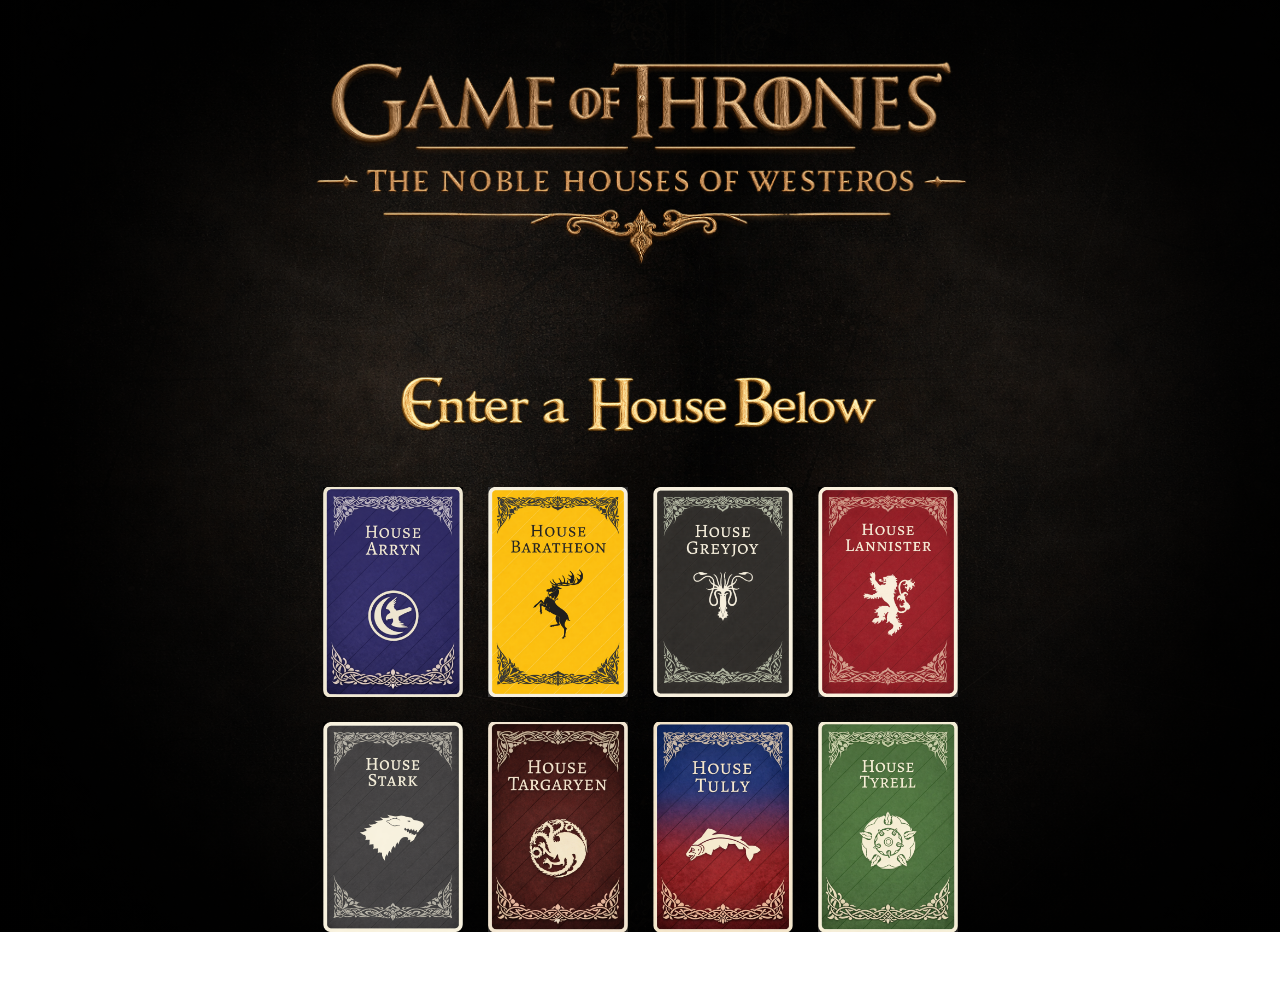
<file: index.html>
<!DOCTYPE html>
<html lang="en">
<head>
    <meta charset="UTF-8">
    <meta name="viewport" content="width=device-width, initial-scale=1.0">
    <title>Game of Thrones</title>
    <link rel="stylesheet" href="styles.css">

</head>

<body class="frontpage">

<!-- FORSIDE -->

<header class="front-hero">

<div class="content-width">

    <div class="house-selection">
        <img src="assets/titlebanner.png" class="titlebanner-img">

        <img src="assets/entertext.png" class="entertext-img" alt="Title Banner">
    <div class="sigil-grid">

        <a href="arryn.html">
            <img src="assets/sigils/arryn.png" class="sigil-front" alt="House Arryn">
        </a>

        <a href="baratheon.html">
            <img src="assets/sigils/baratheon.png" class="sigil-front" alt="House Baratheon">
        </a>

        <a href="greyjoy.html">
            <img src="assets/sigils/greyjoy.png" class="sigil-front" alt="House Greyjoy">
        </a>

        <a href="houses.html#lannister">
            <img src="assets/sigils/lannister.png" class="sigil-front" alt="House Lannister">
        </a>

        <a href="houses.html#stark">
            <img src="assets/sigils/stark.png" class="sigil-front" alt="House Stark">
        </a>

        <a href="targaryen.html">
            <img src="assets/sigils/targaryen.png" class="sigil-front" alt="House Targaryen">
        </a>

        <a href="tully.html">
            <img src="assets/sigils/tully.png" class="sigil-front" alt="House Tully">
        </a>

        <a href="tyrell.html">
            <img src="assets/sigils/tyrell.png" class="sigil-front" alt="House Tyrell">
        </a>

    </div>
    </div>
</div>
</header>
</body>
</html>
</file>
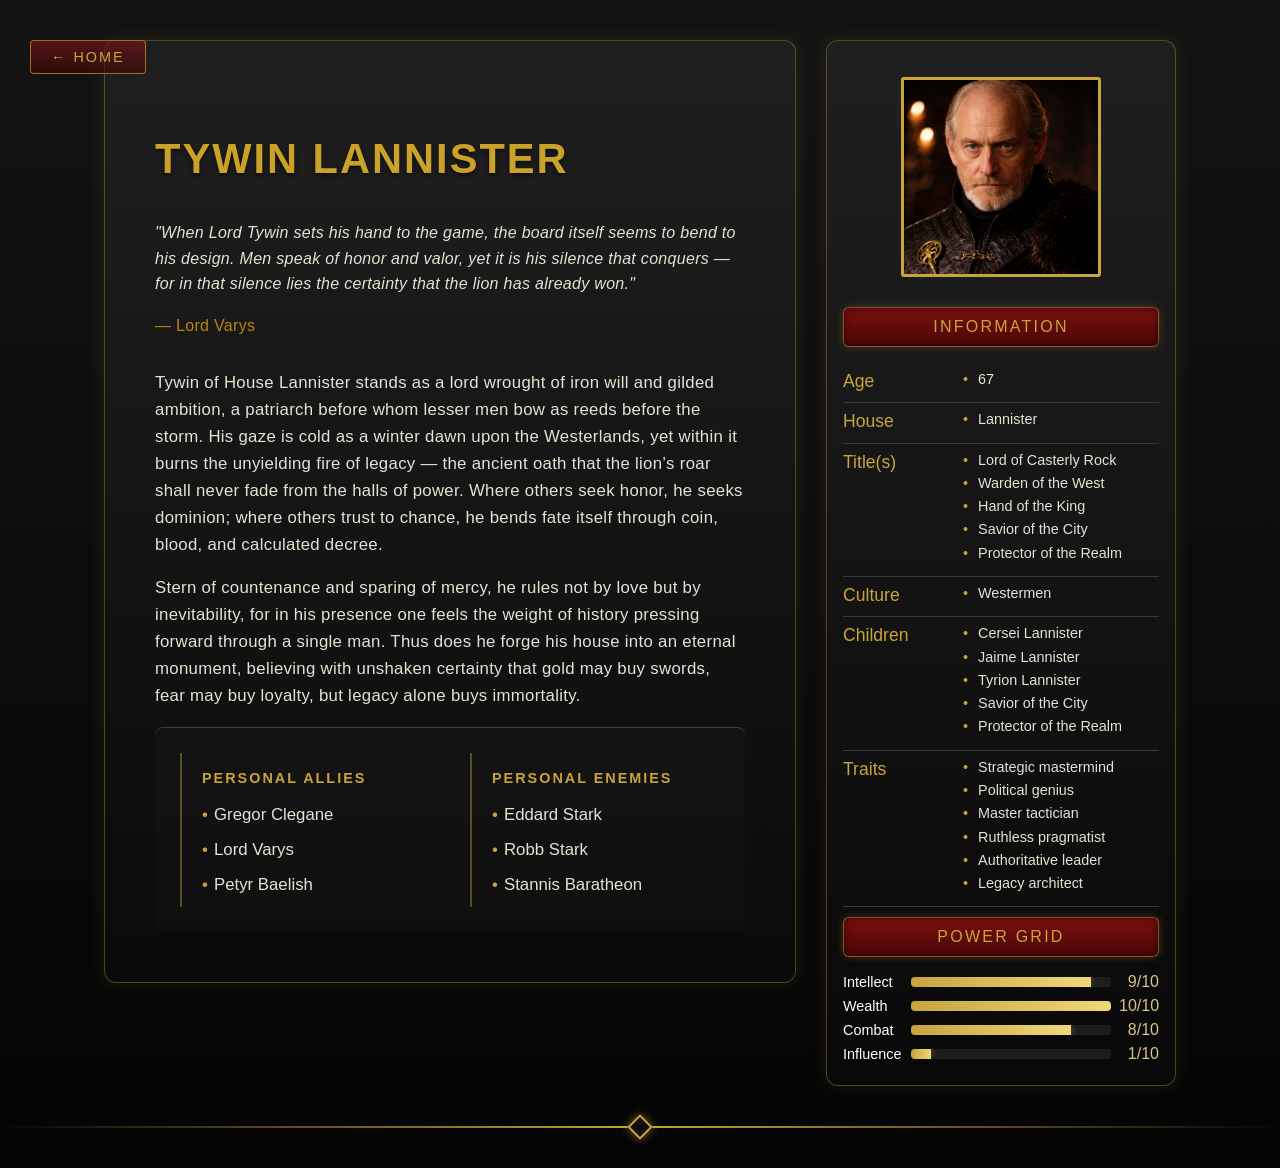
<file: character.html>
<!DOCTYPE html>
<html lang="en">
<head>
    <meta charset="UTF-8">
    <title>Characters</title>
    <link rel="stylesheet" href="styles.css">
</head>

<body class="housepage">

<a href="index.html" class="back-button">← Home</a>

<!-- TYWIN -->
<section id="tywin" class="house-container">

    <div class="house-top content-width">

        <!-- DESCRIPTION -->
        <div class="house-description">

            <h2>Tywin Lannister</h2>

            <div class="house-quote">
                <p class="quote-text">
                    <em>
                        "When Lord Tywin sets his hand to the game, the board itself seems to bend to his design.
                        Men speak of honor and valor, yet it is his silence that conquers
                        — for in that silence lies the certainty that the lion has already won."
                    </em>
                </p>
                <p class="quote-author">— Lord Varys</p>
            </div>

            <p>
                Tywin of House Lannister stands as a lord wrought of
                iron will and gilded ambition, a patriarch before whom
                lesser men bow as reeds before the storm. His gaze is cold
                as a winter dawn upon the Westerlands, yet within it burns the
                unyielding fire of legacy — the ancient oath that the lion’s
                roar shall never fade from the halls of power. Where others
                seek honor, he seeks dominion; where others trust to chance,
                he bends fate itself through coin, blood, and calculated decree.
            </p>
            <p>Stern of countenance and sparing of mercy,
                he rules not by love but by inevitability, for in his presence
                one feels the weight of history pressing forward through a
                single man. Thus does he forge his house into an eternal
                monument, believing with unshaken certainty that gold may
                buy swords, fear may buy loyalty, but legacy alone buys
                immortality.
            </p>

            <div class="char-relations">

                <div class="relations-column">
                    <h3>Personal Allies</h3>
                    <ul>
                        <li>Gregor Clegane</li>
                        <li>Lord Varys</li>
                        <li>Petyr Baelish</li>
                    </ul>
                </div>

                <div class="relations-column">
                    <h3>Personal Enemies</h3>
                    <ul>
                        <li>Eddard Stark</li>
                        <li>Robb Stark</li>
                        <li>Stannis Baratheon</li>
                    </ul>
                </div>

            </div>

        </div>




        <!-- INFO BOX -->
        <aside class="house-infobox">

            <div class="portrait-wrapper">
                <img src="assets/lannisters/tywin.png"
                     class="infobox-portrait"
                     alt="Tywin portrait">
            </div>

            <div class="infobox-header">INFORMATION</div>

            <div class="infobox-row">
                <span class="label">Age</span>
                <div class="value">
                    <div>67</div>
                </div>
            </div>

            <div class="infobox-row">
                <span class="label">House</span>
                <div class="value">
                    <div>Lannister</div>
                </div>
            </div>

            <div class="infobox-row">
                <span class="label">Title(s)</span>
                <div class="value">
                    <div>Lord of Casterly Rock</div>
                    <div>Warden of the West</div>
                    <div>Hand of the King</div>
                    <div>Savior of the City</div>
                    <div>Protector of the Realm</div>
                </div>
            </div>

            <div class="infobox-row">
                <span class="label">Culture</span>
                <div class="value">
                    <div>Westermen</div>
                </div>
            </div>

            <div class="infobox-row">
                <span class="label">Children</span>
                <div class="value">
                    <div>Cersei Lannister</div>
                    <div>Jaime Lannister</div>
                    <div>Tyrion Lannister</div>
                    <div>Savior of the City</div>
                    <div>Protector of the Realm</div>
                </div>
            </div>

            <div class="infobox-row">
                <span class="label">Traits</span>
                <div class="value">
                    <div>Strategic mastermind</div>
                    <div>Political genius</div>
                    <div>Master tactician</div>
                    <div>Ruthless pragmatist</div>
                    <div>Authoritative leader</div>
                    <div>Legacy architect</div>
                </div>
            </div>




            <div class="power-title">Power Grid</div>

            <div class="power-grid">

                <div class="power-item">
                    <span>Intellect</span>
                    <div class="bar">
                        <div class="fill" style="width: 90%"></div>
                    </div>
                    <span class="score">9/10</span>
                </div>

                <div class="power-item">
                    <span>Wealth</span>
                    <div class="bar">
                        <div class="fill" style="width: 100%"></div>
                    </div>
                    <span class="score">10/10</span>
                </div>

                <div class="power-item">
                    <span>Combat</span>
                    <div class="bar">
                        <div class="fill" style="width: 80%"></div>
                    </div>
                    <span class="score">8/10</span>
                </div>

                <div class="power-item">
                    <span>Influence</span>
                    <div class="bar">
                        <div class="fill" style="width: 10%"></div>
                    </div>
                    <span class="score">1/10</span>
                </div>

            </div>

        </aside>

    </div> <!-- END OF HOUSE-TOP -->

        <div class="divider"></div>



</section>

</body>
</html>
</file>
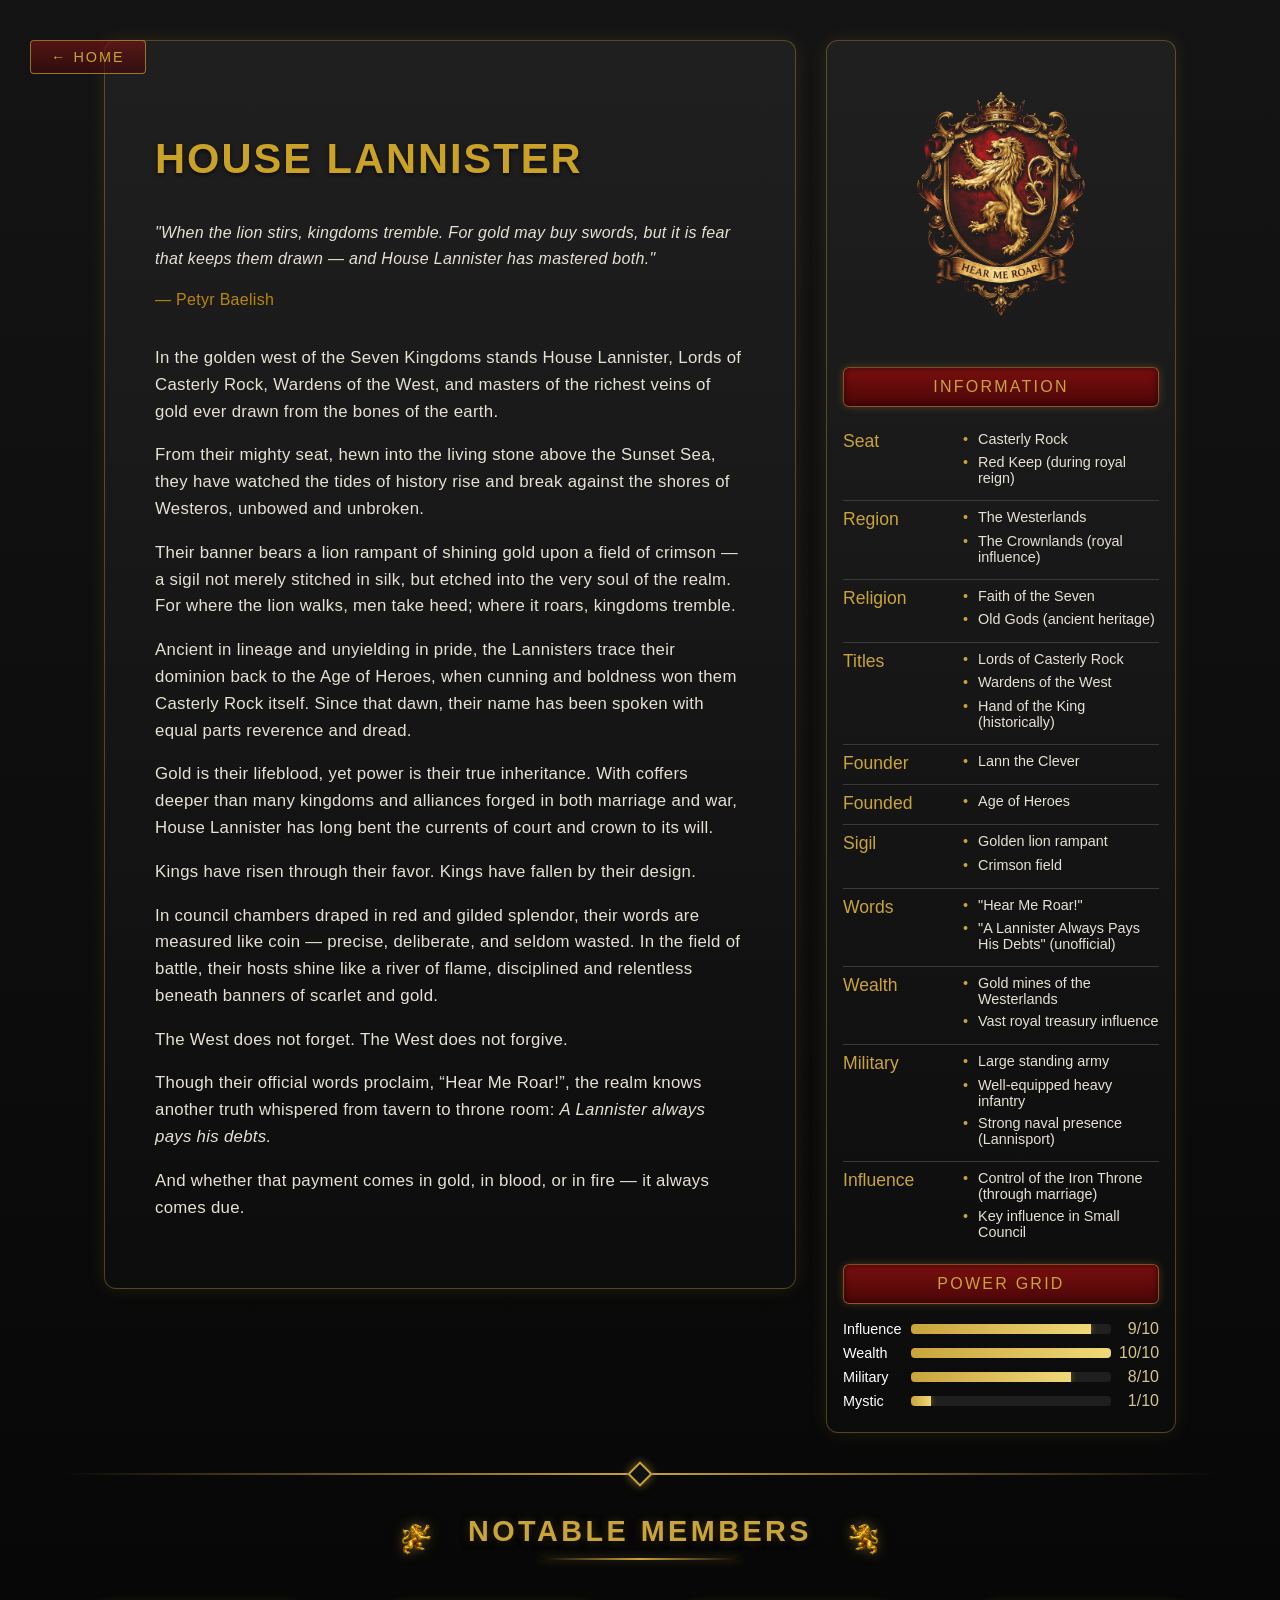
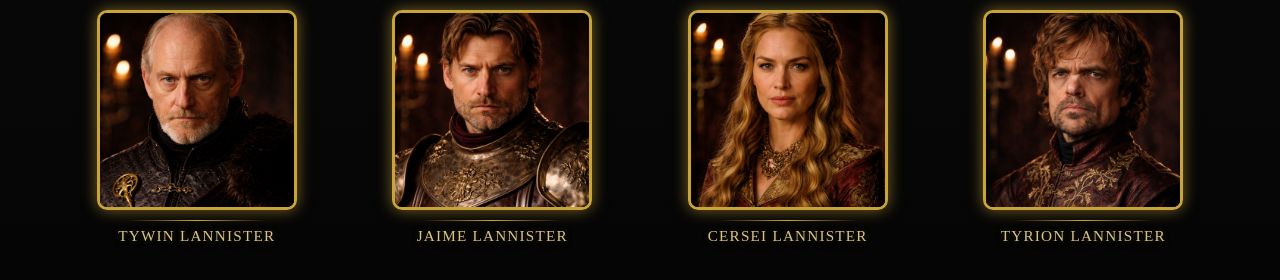
<file: houses.html>
<!DOCTYPE html>
<html lang="en">
<head>
    <meta charset="UTF-8">
    <title>Houses</title>
    <link rel="stylesheet" href="styles.css">
</head>

<body class="housepage">

<a href="index.html" class="back-button">← Home</a>

<!-- LANNISTER -->
<section id="lannister" class="house-container">

    <div class="house-top content-width">

        <!-- DESCRIPTION -->
        <div class="house-description">

            <h2>House Lannister</h2>

            <div class="house-quote">
                <p class="quote-text">
                    <em>
                        "When the lion stirs, kingdoms tremble. For gold may buy swords,
                        but it is fear that keeps them drawn — and House Lannister has mastered both."
                    </em>
                </p>
                <p class="quote-author">— Petyr Baelish</p>
            </div>

            <p>
                In the golden west of the Seven Kingdoms stands House Lannister, Lords of Casterly Rock,
                Wardens of the West, and masters of the richest veins of gold ever drawn from the bones of the earth.
            </p>

            <p>
                From their mighty seat, hewn into the living stone above the Sunset Sea, they have watched the tides of history
                rise and break against the shores of Westeros, unbowed and unbroken.
            </p>

            <p>
                Their banner bears a lion rampant of shining gold upon a field of crimson — a sigil not merely stitched in silk,
                but etched into the very soul of the realm. For where the lion walks, men take heed; where it roars, kingdoms tremble.
            </p>

            <p>
                Ancient in lineage and unyielding in pride, the Lannisters trace their dominion back to the Age of Heroes,
                when cunning and boldness won them Casterly Rock itself. Since that dawn, their name has been spoken with equal parts
                reverence and dread.
            </p>

            <p>
                Gold is their lifeblood, yet power is their true inheritance. With coffers deeper than many kingdoms and alliances
                forged in both marriage and war, House Lannister has long bent the currents of court and crown to its will.
            </p>

            <p>Kings have risen through their favor. Kings have fallen by their design.</p>

            <p>
                In council chambers draped in red and gilded splendor, their words are measured like coin — precise, deliberate,
                and seldom wasted. In the field of battle, their hosts shine like a river of flame, disciplined and relentless beneath
                banners of scarlet and gold.
            </p>

            <p>The West does not forget. The West does not forgive.</p>

            <p>
                Though their official words proclaim, “Hear Me Roar!”, the realm knows another truth whispered from tavern to throne room:
                <em>A Lannister always pays his debts.</em>
            </p>

            <p>And whether that payment comes in gold, in blood, or in fire — it always comes due.</p>
        </div>

        <!-- INFO BOX -->
        <aside class="house-infobox">

            <img src="assets/coats_of_arms/lannister_coat.png" class="infobox-sigil" alt="House Lannister coat of arms">

            <div class="infobox-header">INFORMATION</div>

            <div class="infobox-rows">
            <div class="infobox-row">
                <span class="label">Seat</span>
                <div class="value">
                    <div>Casterly Rock</div>
                    <div>Red Keep (during royal reign)</div>
                </div>
            </div>

            <div class="infobox-row">
                <span class="label">Region</span>
                <div class="value">
                    <div>The Westerlands</div>
                    <div>The Crownlands (royal influence)</div>
                </div>
            </div>

            <div class="infobox-row">
                <span class="label">Religion</span>
                <div class="value">
                    <div>Faith of the Seven</div>
                    <div>Old Gods (ancient heritage)</div>
                </div>
            </div>

            <div class="infobox-row">
                <span class="label">Titles</span>
                <div class="value">
                    <div>Lords of Casterly Rock</div>
                    <div>Wardens of the West</div>
                    <div>Hand of the King (historically)</div>
                </div>
            </div>

            <div class="infobox-row">
                <span class="label">Founder</span>
                <div class="value">
                    <div>Lann the Clever</div>
                </div>
            </div>

            <div class="infobox-row">
                <span class="label">Founded</span>
                <div class="value">
                    <div>Age of Heroes</div>
                </div>
            </div>

            <div class="infobox-row">
                <span class="label">Sigil</span>
                <div class="value">
                    <div>Golden lion rampant</div>
                    <div>Crimson field</div>
                </div>
            </div>

            <div class="infobox-row">
                <span class="label">Words</span>
                <div class="value">
                    <div>"Hear Me Roar!"</div>
                    <div>"A Lannister Always Pays His Debts" (unofficial)</div>
                </div>
            </div>

            <div class="infobox-row">
                <span class="label">Wealth</span>
                <div class="value">
                    <div>Gold mines of the Westerlands</div>
                    <div>Vast royal treasury influence</div>
                </div>
            </div>

            <div class="infobox-row">
                <span class="label">Military</span>
                <div class="value">
                    <div>Large standing army</div>
                    <div>Well-equipped heavy infantry</div>
                    <div>Strong naval presence (Lannisport)</div>
                </div>
            </div>

            <div class="infobox-row">
                <span class="label">Influence</span>
                <div class="value">
                    <div>Control of the Iron Throne (through marriage)</div>
                    <div>Key influence in Small Council</div>
                </div>
            </div>
            </div>

            <div class="power-title">Power Grid</div>

            <div class="power-grid">

                <div class="power-item">
                    <span>Influence</span>
                    <div class="bar">
                        <div class="fill" style="width: 90%"></div>
                    </div>
                    <span class="score">9/10</span>
                </div>

                <div class="power-item">
                    <span>Wealth</span>
                    <div class="bar">
                        <div class="fill" style="width: 100%"></div>
                    </div>
                    <span class="score">10/10</span>
                </div>

                <div class="power-item">
                    <span>Military</span>
                    <div class="bar">
                        <div class="fill" style="width: 80%"></div>
                    </div>
                    <span class="score">8/10</span>
                </div>

                <div class="power-item">
                    <span>Mystic</span>
                    <div class="bar">
                        <div class="fill" style="width: 10%"></div>
                    </div>
                    <span class="score">1/10</span>
                </div>
            </div>
        </div>

        </aside>

    </div> <!-- END OF HOUSE-TOP -->

    <!-- CHARACTER BOTTOM -->
    <div class="lannister-section content-width">

        <div class="divider"></div>

        <h3 class="section-title">
            <span class="title-text">Notable Members</span>
        </h3>

        <div class="lannister-row">


            <a href="character.html#tywin" class="character-link">
            <div class="character">
                <img src="assets/lannisters/tywin.png" alt="Tywin">
                <p>Tywin Lannister</p>
            </div>
            </a>

            <div class="character">
                <img src="assets/lannisters/jaime.png" alt="Jaime">
                <p>Jaime Lannister</p>
            </div>

            <div class="character">
                <img src="assets/lannisters/cersei.png" alt="Cersei">
                <p>Cersei Lannister</p>
            </div>

            <div class="character">
                <img src="assets/lannisters/tyrion.png" alt="Tyrion">
                <p>Tyrion Lannister</p>
            </div>

        </div>

    </div>

</section>

</body>
</html>
</file>
<file: styles.css>
/* =========================
   GLOBAL / RESET
   ========================= */

*{
    box-sizing: border-box;
}

html, body{
    min-height: 100%;
    margin: 0;
    background: linear-gradient(rgba(20,20,20,1), rgba(5,5,5,1));
    color: white;
}

/* =========================
   HOME BUTTON
   ========================= */

.back-button{
    font-family: Arial, sans-serif;
    position: fixed;
    top: 40px;
    left: 30px;

    padding: 8px 20px;
    font-size: 0.9rem;
    letter-spacing: 2px;
    text-transform: uppercase;

    background: linear-gradient(
            rgba(120,20,20,0.65),
            rgba(60,10,10,0.65)
    );

    color: #c9a43b; /* mørk guld */
    text-decoration: none;

    border: 1px solid rgba(212,175,55,0.6);
    border-radius: 4px;

    transition: all 0.25s ease;
    z-index: 1000;
}

.back-button:hover{
    background: linear-gradient(
            rgba(150,30,30,1),
            rgba(80,15,15,1)
    );
    box-shadow: 0 0 10px rgba(212,175,55,0.4);
    transform: translateY(-2px);
}


/* =========================
   PAGE BACKGROUNDS
   ========================= */

body.frontpage{
    margin: 0;
    min-height: 100vh;

    background-image:
        /* VIGNETTE */
            radial-gradient(
                    circle at center,
                    rgba(0,0,0,0) 30%,
                    rgba(0,0,0,0.85) 75%,
                    rgba(0,0,0,0.95) 100%
            ),

                /* LET VERTICAL DARKENING */
            linear-gradient(
                    rgba(0,0,0,0.25),
                    rgba(0,0,0,0.45)
            ),

                /* DIN TEKSTUR */
            url("assets/background.png");

    background-repeat:
            no-repeat,
            no-repeat,
            repeat;

    background-size:
            cover,
            cover,
            700px auto;

    background-position:
            center,
            center,
            top left;

    background-attachment: scroll;
}

/* =========================
   FRONTPAGE
   ========================= */

.titlebanner-img{
    display: block;
    margin: -50px auto 1px auto;  /* centrer + luft under */
    width: min(700px, 90%);    /* max størrelse */
    height: auto;
}

.entertext-img{
    display: block;
    margin: -170px auto -100px auto;  /* centrer + luft under */
    width: min(500px, 90%);    /* max størrelse */
    height: auto;
}

.house-selection{
    margin-top: 0; /* ryk hele blokken op */
    text-align: center;
}

.enter-title{
    text-align: center;
    font-size: 2rem;
    letter-spacing: 4px;
    text-transform: uppercase;
    margin: 0 0 50px 0;
    color: #d4b06a;
    text-shadow:
            0 0 6px rgba(212,176,106,0.4),
            0 0 12px rgba(212,176,106,0.2);

    display: inline-block;                 /* så boksen kun omslutter teksten */
    padding: 8px 24px;                     /* let luft inde i boksen */
    border: 1px solid rgba(212,176,106,0.25); /* meget diskret guld-ramme */
    border-radius: 3px;                    /* let afrunding */
}

.sigil-grid{

    display: grid;
    grid-template-columns: repeat(2, 140px);
    gap: 25px;
    justify-content: center;
    margin: -20px 0 0 0;
}

.sigil-front{

    width: 140px;
    max-width: 100%;
    height: auto;
    display: block;

    transition:
            transform 0.4s ease,
            filter 0.4s ease,
            box-shadow 0.4s ease;
}

.sigil-front:hover{
    transform: translateY(-8px) scale(1.05);
    filter: brightness(1.08);
}

/* =========================
   HOUSE PAGE - LAYOUT
   ========================= */

.house-top{
    font-family: Arial, sans-serif;
    display: grid;
    grid-template-columns: minmax(0, 1fr) minmax(0, 350px);
    gap: 30px;
    align-items: start;
    padding: 40px 40px 0;
}

/* Utility wrapper used multiple places */
.content-width{
    width: 90%;
    max-width: 1200px;
    margin: 0 auto;
}

/* =========================
   HOUSE PAGE - DESCRIPTION
   ========================= */

.house-description{
    max-width: 75ch;
    justify-self: center;
    margin: 0;
    width: 100%;
    line-height: 1.6;
    font-size: 1.05rem;
    color: #e6e1d3;

    background: linear-gradient(
            rgba(255,255,255,0.05),
            rgba(255,255,255,0.015)
    );

    border: 1px solid rgba(201,164,59,0.35);
    border-radius: 12px;
    padding: 50px 50px;
    box-shadow: 0 0 18px rgba(201,164,59,0.12);
}

.house-description h2{
    white-space: normal;


    word-break: normal;
    overflow-wrap: normal;   /* eller: break-word; */
    hyphens: none;

    font-size: 2.6rem;
    color: #c9a227; /* mørkeguld */
    text-transform: uppercase;
    letter-spacing: 2px;
    text-shadow: 0 2px 4px rgba(0,0,0,0.6);
    margin-bottom: 28px;
    justify-self: left;
}

.house-description p{
    word-break: normal;
    overflow-wrap: normal;   /* eller: break-word; */
    hyphens: none;
    margin-bottom: 1em;
    letter-spacing: 0.3px;
}

/* Quote block inside description */
.house-quote{
    margin-bottom: 32px;
}

.quote-text{
    font-size: 1rem;
    line-height: 1.6;
}

.quote-author{
    margin-top: 8px;
    font-size: 1rem;
    color: #b8860b; /* mørkeguld */
}

/* =========================
   HOUSE PAGE - INFOBOX
   ========================= */

.house-infobox{
    width: 100%;
    max-width: 350px;
    background: linear-gradient(
            rgba(255,255,255,0.05),
            rgba(255,255,255,0.015)
    );

    border: 1px solid rgba(201,164,59,0.35);
    border-radius: 12px;
    padding: 16px;
    box-shadow: 0 0 18px rgba(201,164,59,0.12);

    text-align: center;
}

.infobox-sigil{
    width: 100%;
    max-width: 200px;
    margin: 0 auto 0;
    display: block;
    mix-blend-mode: lighten;
}

.portrait-wrapper{
    padding: 20px 0;   /* luft over og under */
}

.infobox-portrait{
    width: 100%;
    max-width: 200px;
    margin: 0 auto 0;
    display: block;
    border: 3px solid #c9a43b;
    border-radius: 3px;
}

.infobox-row{
    display: grid;
    grid-template-columns: 140px 1fr;
    column-gap: 20px;
    align-items: start;
    padding: 8px 0;
    border-bottom: 1px solid #3a3a3a;
}

.infobox-rows .infobox-row:last-child{
    border-bottom: none;
}

.label{
    font-weight: 500;
    font-size: 1.1em;
    color: #c9a43b;
    text-align: left;
}

.value{
    margin-left: -40px;
    color: #e6e1d3;
    font-size: 0.9em;
    font-weight: 400;
    text-align: left;
}

/* hver value-linje = bullet-kolonne + tekst-kolonne */
.value > div{
    display: flex;
    align-items: flex-start;
    gap: 10px;          /* afstand mellem prik og tekst */
    margin: 0 0 6px 0;  /* luft mellem values */
    padding-left: 0;
    text-indent: 0;
}

/* bullet */
.value > div::before{
    content: "•";
    flex: 0 0 auto;
    color: #c9a43b;
    line-height: 1.2;
}

.infobox-header, .power-title{
    display: block;
    width: 100%;           /* fyld hele indre bredde */
    margin: 10px 0 16px;   /* ingen auto-centering */
    padding: 10px 14px;    /* lidt højere */

    background: linear-gradient(#7a0f0f, #4a0606);
    color: #c9a43b;

    font-size: 1rem;
    letter-spacing: 0.14em;
    text-transform: uppercase;

    border: 1px solid rgba(201,164,59,0.45);
    border-radius: 6px;

    box-shadow: 0 0 8px rgba(201,164,59,0.25),
    inset 0 0 6px rgba(0,0,0,0.6);

    text-align: center;
    box-sizing: border-box;
}

/* Power grid */
.power-grid{
    margin-top: 14px;
}

.power-item{
    display: grid;
    grid-template-columns: 60px 1fr 40px; /* fast label-bredde */
    align-items: center;
    gap: 8px;
    margin: 6px 0;
    font-size: 0.9rem;
}

.power-item span:first-child{
    text-align: left;
}

.bar{
    height: 10px;
    background: rgba(255,255,255,0.08);
    border-radius: 4px;
    overflow: hidden;
}

.fill{
    height: 100%;
    background: linear-gradient(to right, #c9a43b, #f0d878);
    box-shadow: 0 0 6px rgba(201,164,59,0.5);
}

.score{
    text-align: right;
    color: #d6c48a;
    font-size: 1rem;
}

/* =========================
   HOUSE PAGE - DIVIDER + SECTION TITLE
   ========================= */

.divider{
    width: 100%;
    height: 2px;
    margin: 40px auto;
    background: linear-gradient(to right, transparent, #c9a43b, transparent);
    position: relative;
}

.divider::after{
    content: "";
    position: absolute;
    left: 50%;
    top: 50%;
    width: 14px;
    height: 14px;
    transform: translate(-50%, -50%) rotate(45deg);
    background: #111;
    border: 2px solid #c9a43b;
    box-shadow: 0 0 10px rgba(201,164,59,0.6);
}

.section-title{
    font-family: Arial, sans-serif;
    text-align: center;
    margin: 18px 0 30px;

    font-size: 1.8rem;
    letter-spacing: 0.12em;
    text-transform: uppercase;

    color: #c9a43b;

    text-shadow:
            0 0 10px rgba(201,164,59,0.25),
            0 2px 8px rgba(0,0,0,0.8);

    position: relative;
}

/* løver */
.section-title::before,
.section-title::after{
    content: "";
    position: absolute;
    width: 50px;
    height: 50px;

    background-size: contain;
    background-repeat: no-repeat;

    filter: drop-shadow(0 0 6px rgba(201,164,59,0.5));
}

.section-title::before{
    left: 50%;
    transform: translateX(-250px);
    background-image: url("assets/icons/lion_gold_left.png");
}

.section-title::after{
    right: 50%;
    transform: translateX(250px);
    background-image: url("assets/icons/lion_gold_right.png");
}

/* guldstreg under teksten */
.section-title .title-text{
    display: inline-block;
    padding: 0 60px 12px; /* giver plads til løver + luft ned til stregen */
    position: relative;
}

.section-title .title-text::after{
    content: "";
    position: absolute;
    left: 50%;
    bottom: 0;
    transform: translateX(-50%);

    width: 200px;
    height: 2px;

    background: linear-gradient(to right, transparent, #c9a43b, transparent);
    box-shadow: 0 0 8px rgba(201,164,59,0.4);
}

/* =========================
   HOUSE PAGE - PORTRAITS
   ========================= */

.lannister-row{
    display: grid;
    grid-template-columns: repeat(2, 1fr);
    gap: 30px;
    padding: 20px 0;

    justify-content: stretch; /* vigtigt */
}

.character-link {
    text-decoration: none;
    color: inherit;
}

.character{
    text-align: center;
}

.character p::before{
    content: "";
    display: block;
    width: 140px;
    height: 1px;
    margin: 0 auto 6px;

    background: linear-gradient(
            to right,
            transparent,
            #c9a43b,
            transparent
    );
}

.character p{
    margin-top: 10px;
    font-size: 0.95rem;
    letter-spacing: 0.08em;
    text-transform: uppercase;

    color: #d6c48a; /* varm guld-lys */

    text-shadow:
            0 0 6px rgba(201,164,59,0.25),
            0 2px 6px rgba(0,0,0,0.8);

    font-weight: 500;
    transition: color 0.25s ease, text-shadow 0.25s ease, transform 0.25s ease;
}

.character:hover p{
    color: #f0d878;

    text-shadow:
            0 0 10px rgba(201,164,59,0.6),
            0 0 20px rgba(201,164,59,0.35),
            0 2px 8px rgba(0,0,0,0.9);

    transform: translateY(-2px);
}

.lannister-row img{
    width: 200px;
    margin: 0 auto;      /* centrer billede inde i sin kolonne */
    display: block;
    border: 3px solid #c9a43b;
    border-radius: 10px;
    box-shadow: 0 0 15px rgba(201,164,59,0.6);
    transition: transform 0.25s ease, box-shadow 0.25s ease, filter 0.25s ease;
    cursor: pointer;
}

.lannister-row img:hover{
    transform: scale(1.05) translateY(-4px);
    box-shadow: 0 10px 30px rgba(0,0,0,0.6);
    filter: brightness(1.1);
}

.lannister-row img:active{
    transform: scale(0.97) translateY(1px);
    box-shadow: 0 4px 10px rgba(0,0,0,0.6);
}

/* =========================
   CHARACTER PAGE
   ========================= */

.char-relations{
    display: grid;
    grid-template-columns: 1fr 1fr;
    gap: 40px;
    border-top: 1px solid rgba(201,164,59,0.3);
    background: rgba(255,255,255,0.02);
    padding: 25px;
    border-radius: 8px;
}

.relations-column{
    border-left: 2px solid rgba(201,164,59,0.4);
    padding-left: 20px;
}

.relations-column h3{
    color: #c9a43b;
    margin-bottom: 12px;
    text-transform: uppercase;
    letter-spacing: 2px;
    font-size: 0.9rem;
}

.relations-column ul{
    list-style: none;
    padding: 0;
    margin: 0;
}

.relations-column li{
    margin-bottom: 8px;
    padding-left: 12px;
    position: relative;
}

.relations-column li::before{
    content: "•";
    position: absolute;
    left: 0;
    color: #c9a43b;
}

/* =========================
   MEDIA QUERIES
   ========================= */

@media (min-width: 1100px){
    .sigil-grid{
        grid-template-columns: repeat(4, 140px);
        justify-content: center;   /* centrer hele rækken */
        gap: 25px;
    }

    .lannister-row{
        grid-template-columns: repeat(4, 1fr);
    }
}

@media (max-width: 1100px){
    .house-top{
        grid-template-columns: 1fr;
        justify-items: center; /* centrer ALT (inkl. sigil) */
        row-gap: 20px;         /* luft mellem sigil/tekst/seat */
        column-gap: 0;
    }
    .house-description{
        width: min(65ch, 92%);
    }
}
</file>
